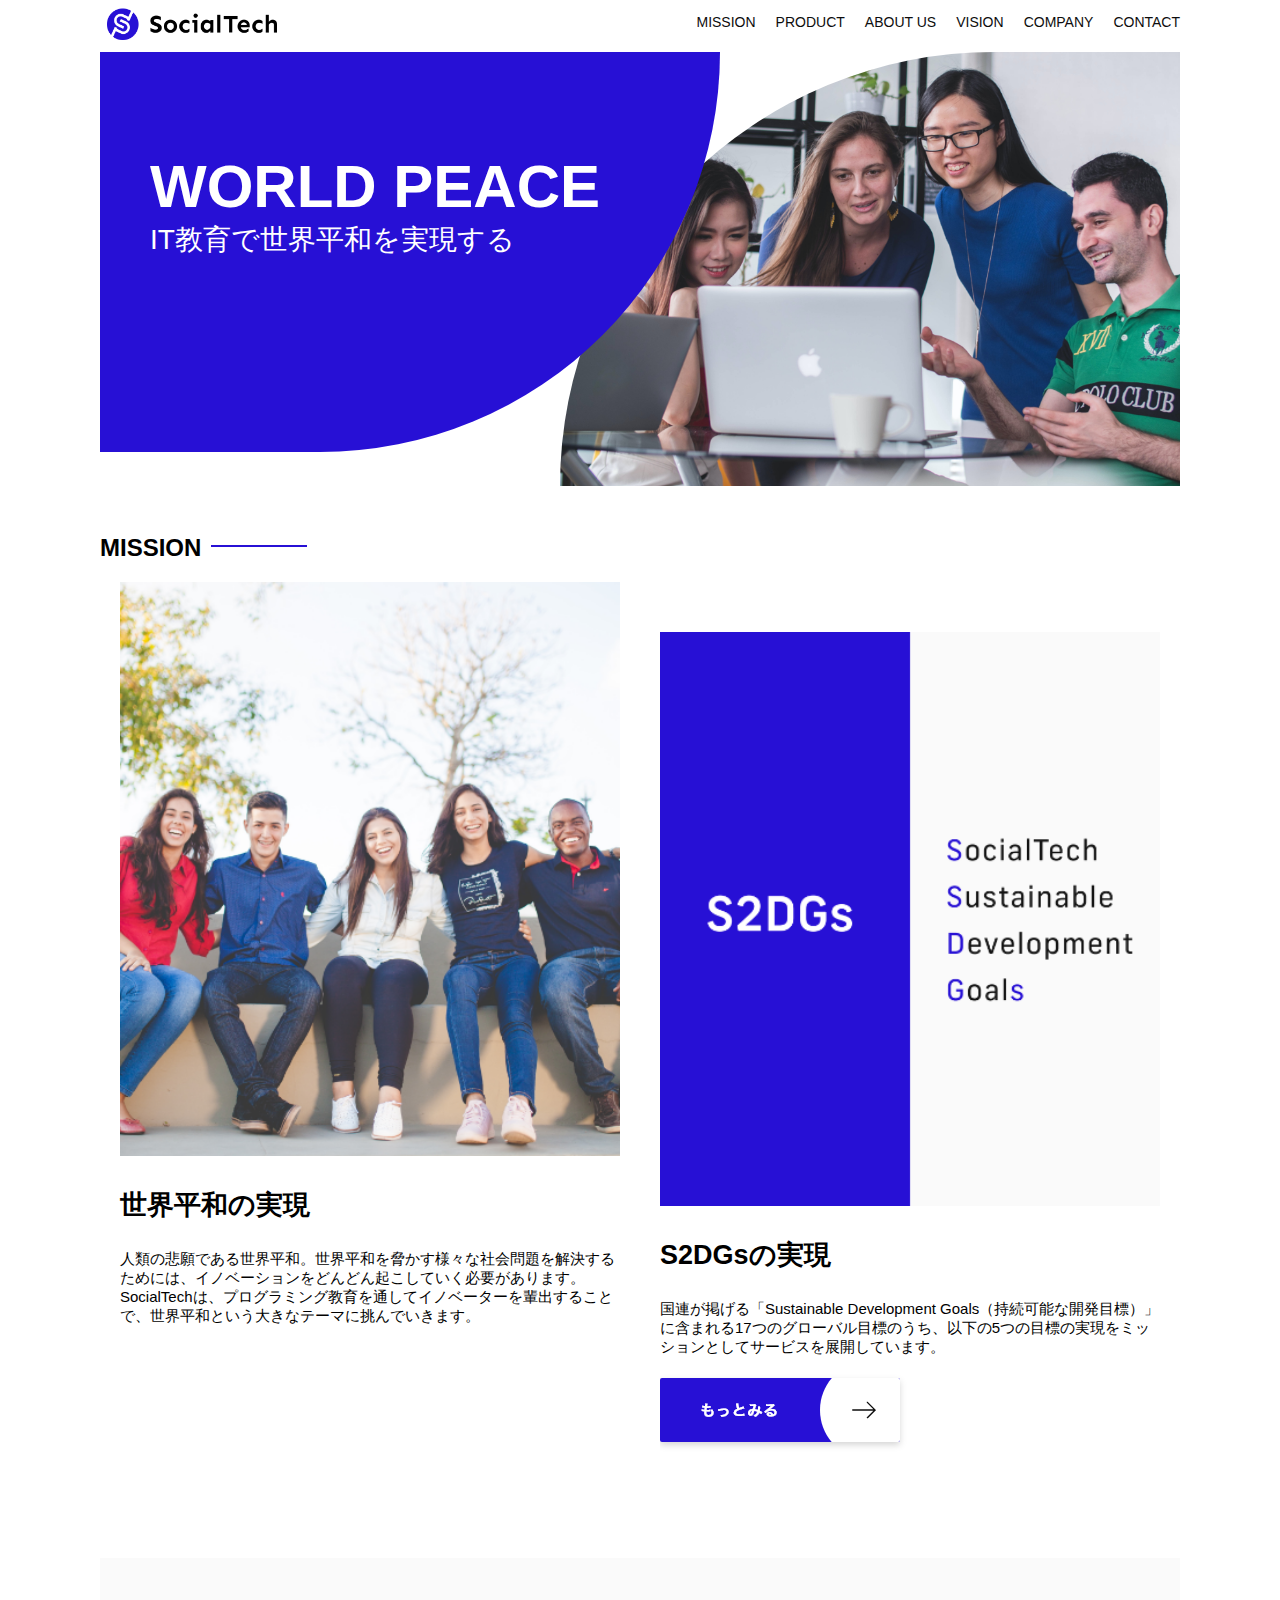
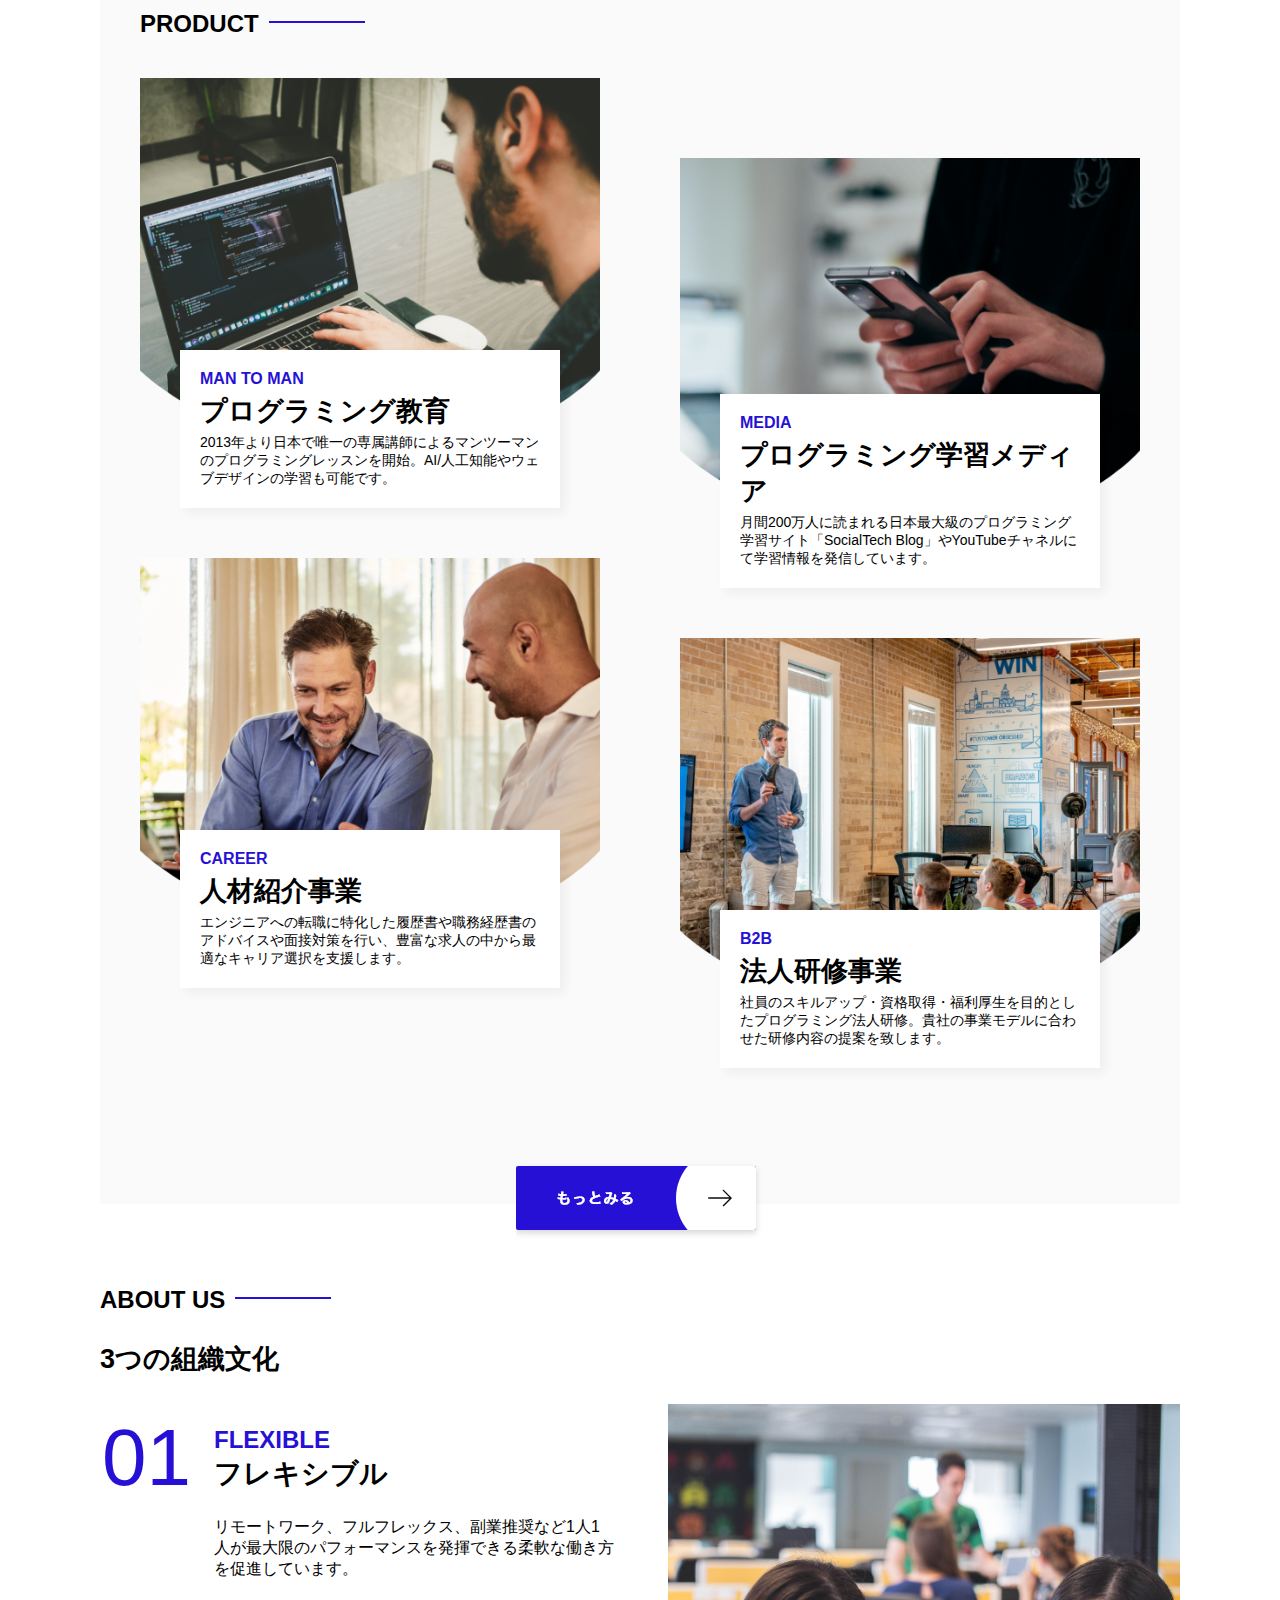
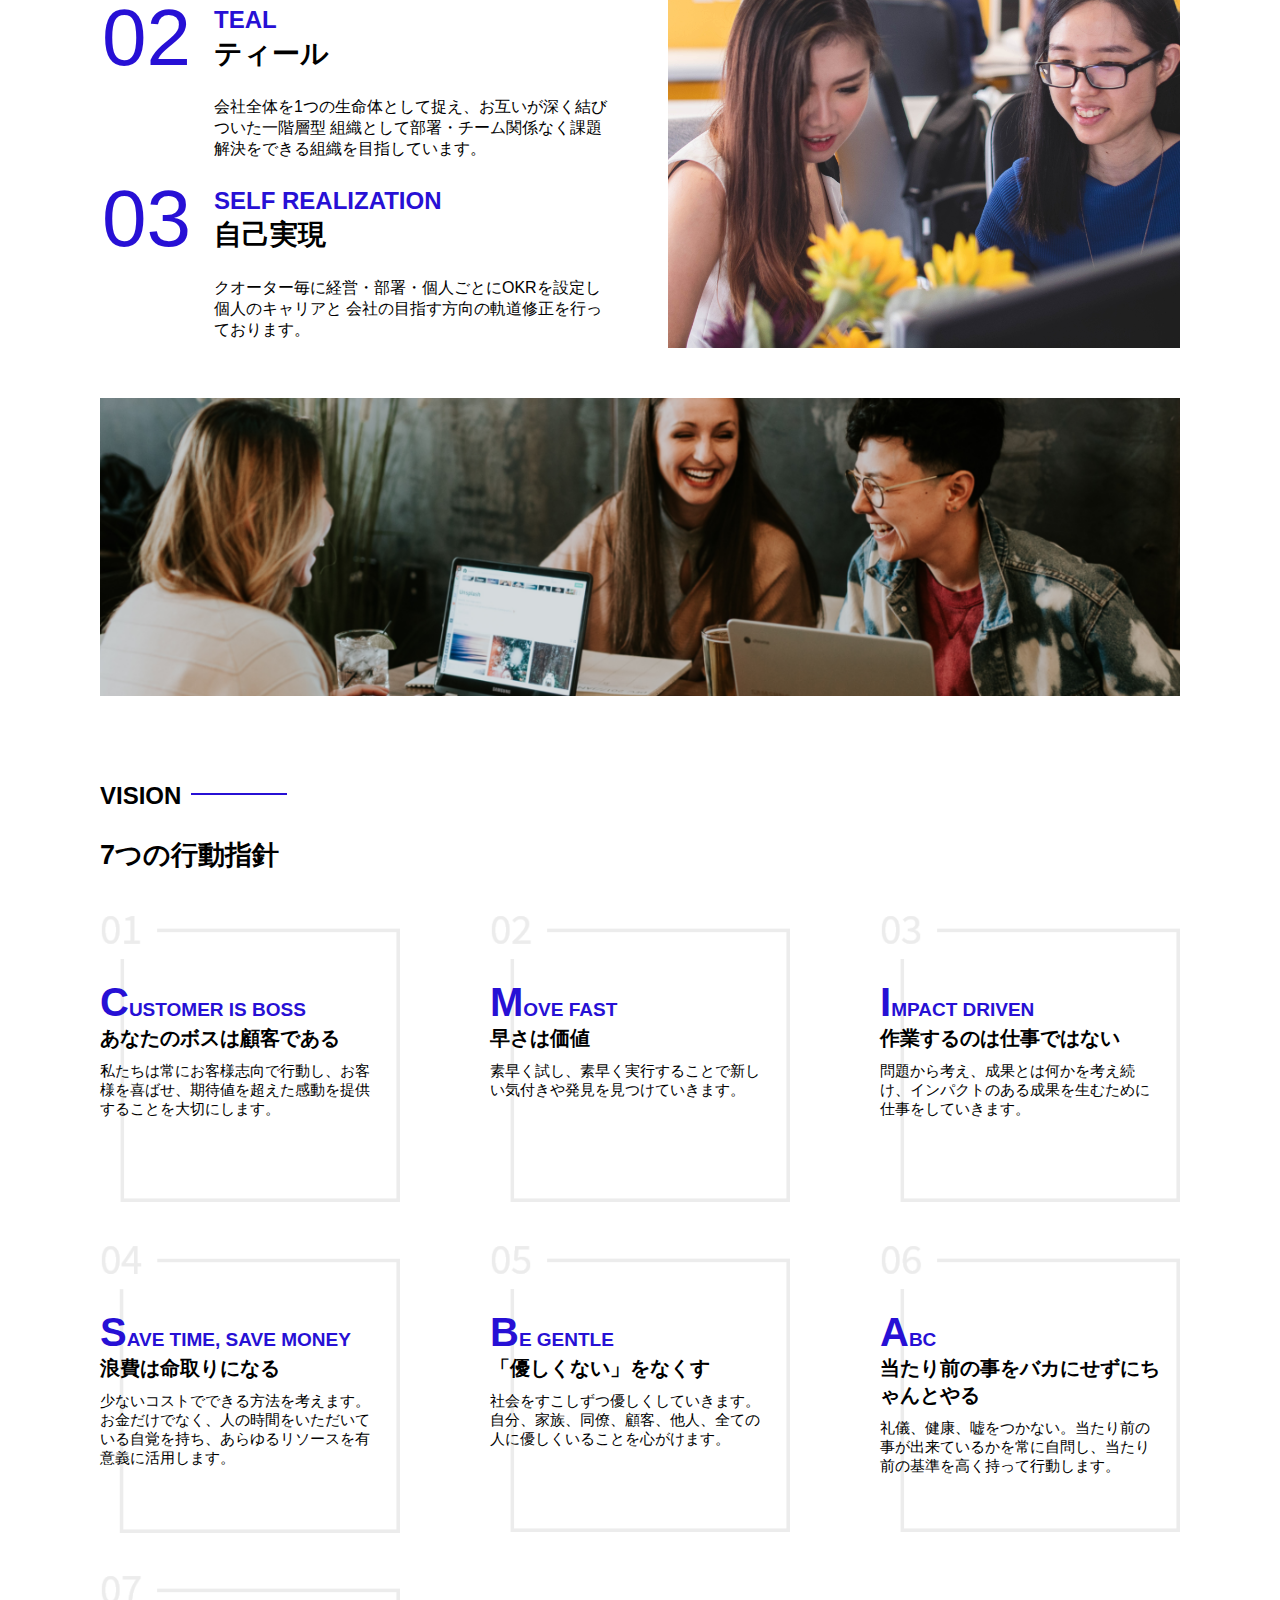
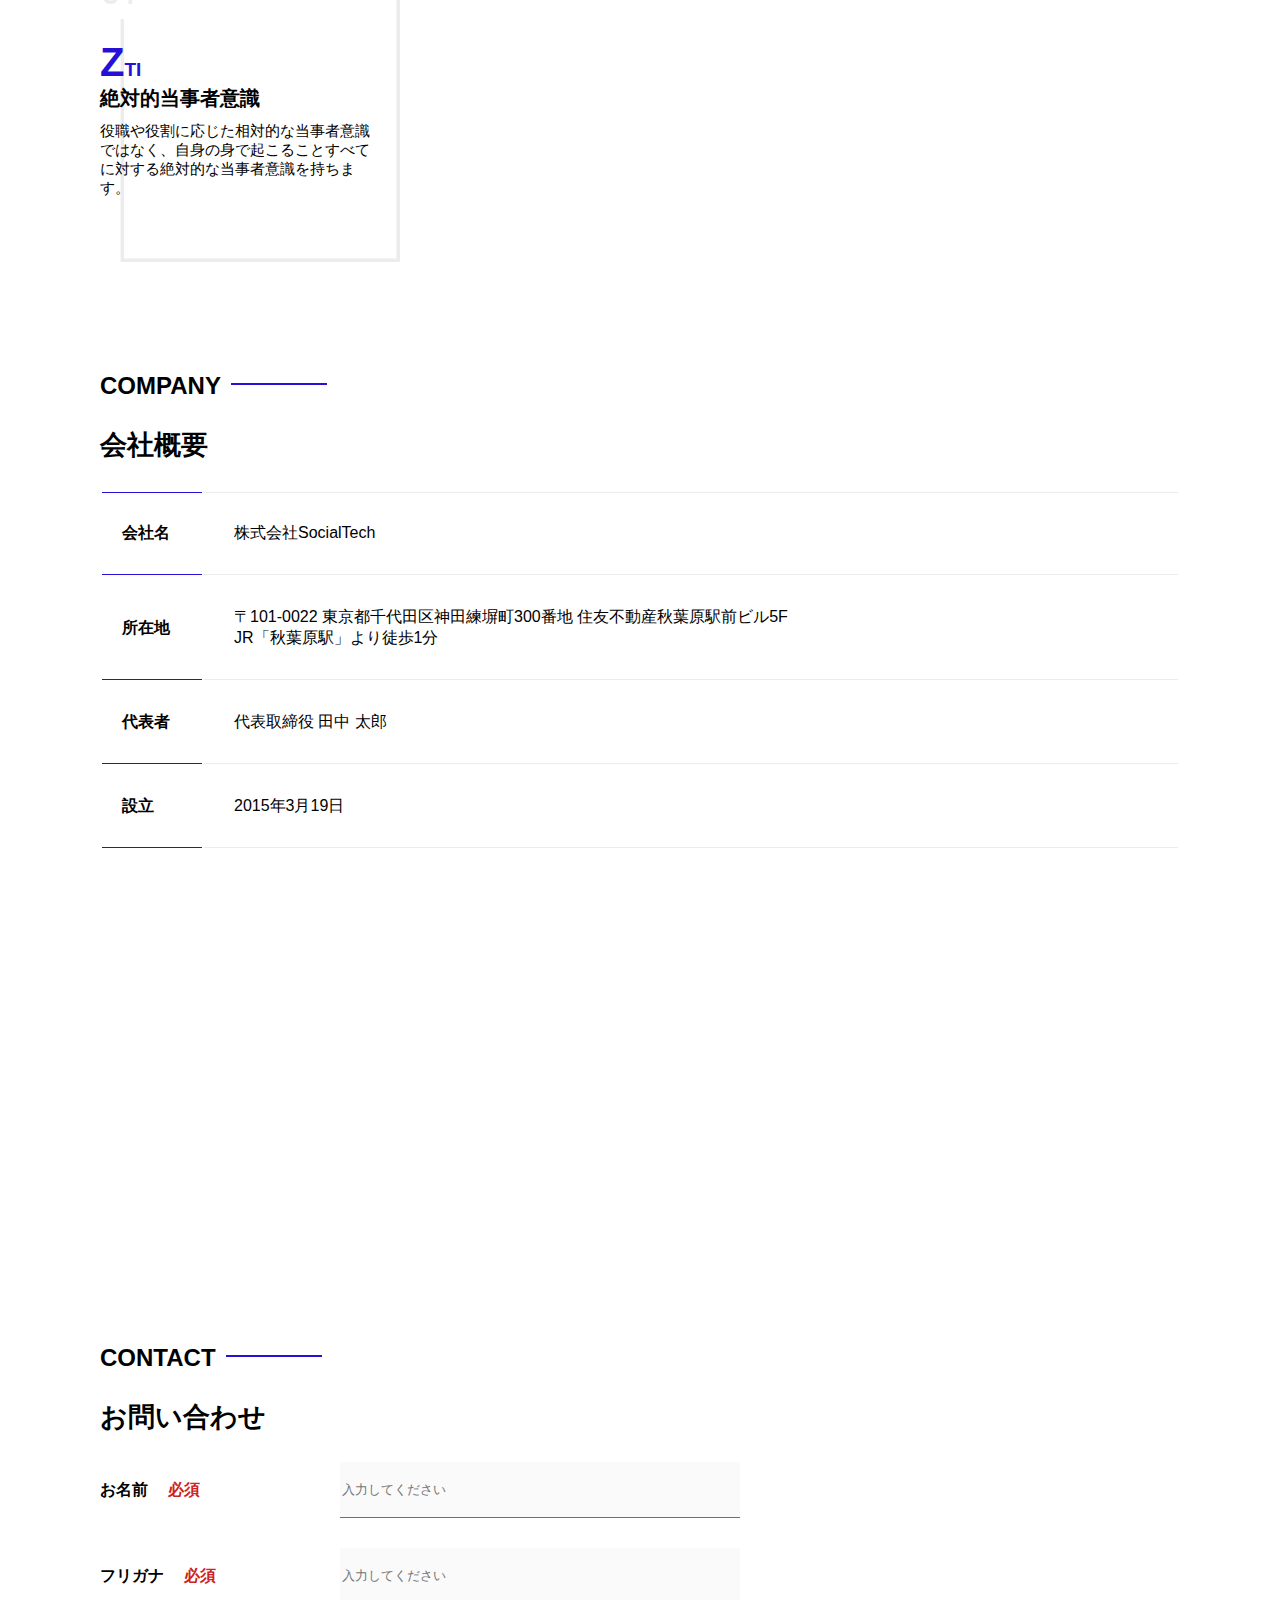
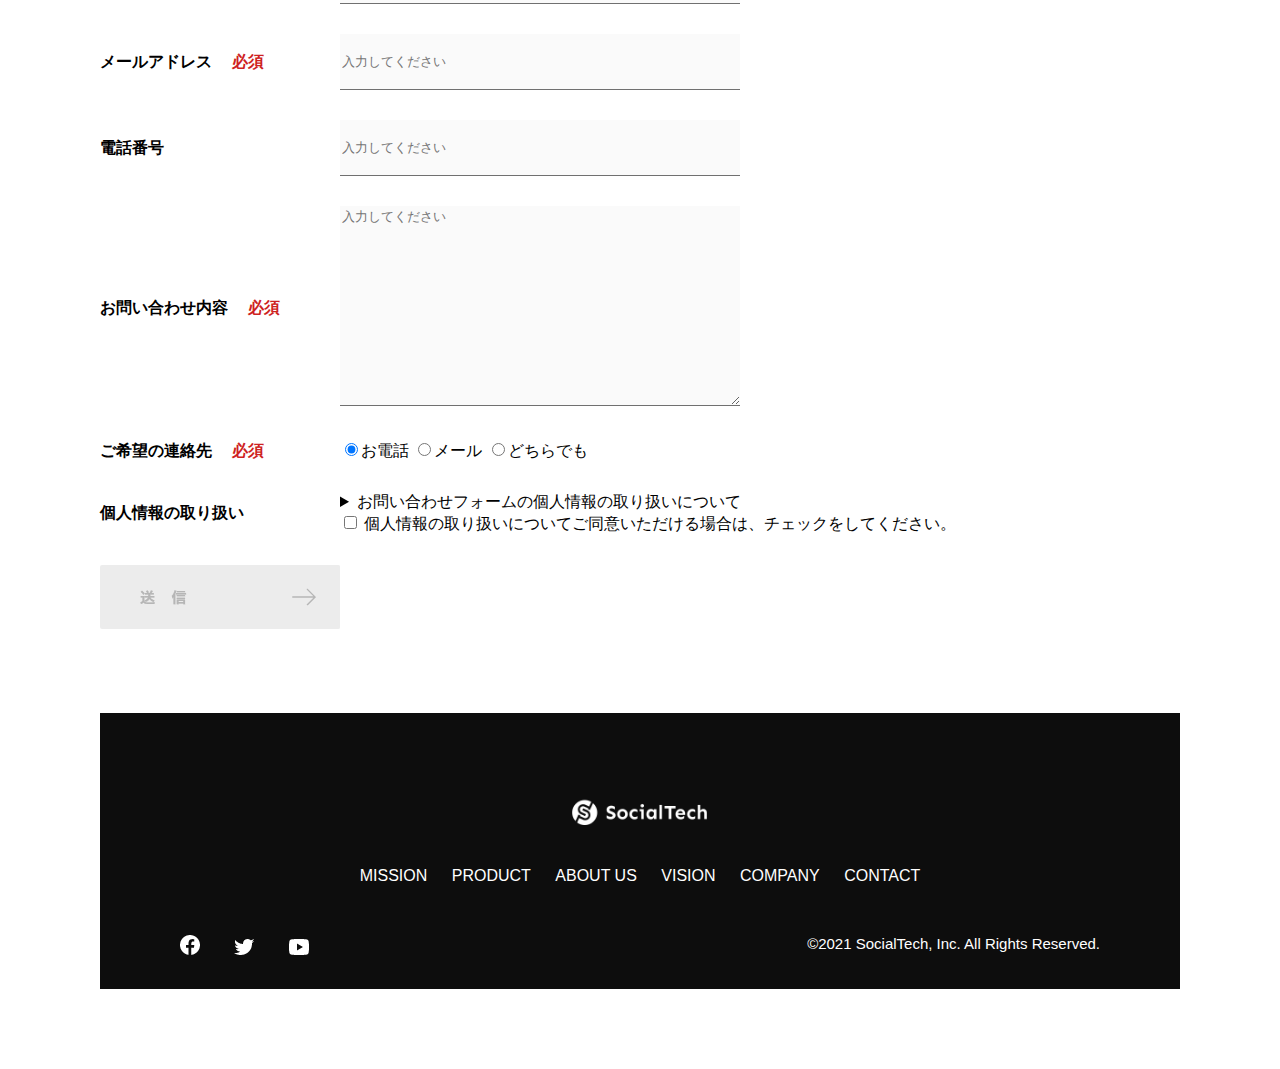
<file: index.html>
<!DOCTYPE html>

<html>
  <head>
    <title>SocialTech</title>
    <meta charset="UTF-8">
    <meta name="description" content="SocialTechはEdTech業界のリーディングカンパニーを目指します。">
    <meta name="viewport" content="width=device-width, initial-scale=1.0">
    <link rel="stylesheet" href="style.css">
    
  </head>
  <body>
    <!-- ヘッダー -->
     <header>
          <!-- ロゴ -->
     <a href="index.html" id="logo">
        <img src="images/logo.png" alt="トップページに戻る"></a>

         <!-- PC用ナビゲーション -->
     <nav id="nav-pc">
        <ul>
         <li><a href="mission.html">MISSION</a></li>
         <li><a href="product.html">PRODUCT</a></li>
         <li><a href="index.html#aboutus">ABOUT US</a></li>
         <li><a href="index.html#vision">VISION</a></li>
         <li><a href="index.html#company">COMPANY</a></li>
         <li><a href="index.html#contact">CONTACT</a></li>
        </ul>
    </nav>
  <!-- スマホ用メニューボタン -->
    <button id="menu-sp" onclick="document.getElementById('nav-sp').style.display = 'block'">
        <img src="images/button-menu.png" alt="ナビゲーションを開く">
      </button>

       <!-- スマホ用ナビゲーション -->
       <div id="nav-sp">
        <button id="close" onclick="document.getElementById('nav-sp').style.display = 'none'">
          <img src="images/button-close.png" alt="ナビゲーションを閉じる">
        </button>

        <nav>
          <ul>
            <li>
              <a id="logo-sp" href="index.html" onclick="document.getElementById('nav-sp').style.display = 'none'"><img src="images/logo-sp.png" alt="トップページに戻る"></a>
            </li>
            <li><a class="menu" href="mission.html" onclick="document.getElementById('nav-sp').style.display = 'none'">MISSION</a></li>
            <li><a class="menu" href="product.html" onclick="document.getElementById('nav-sp').style.display = 'none'">PRODUCT</a></li>
            <li><a class="menu" href="index.html#aboutus" onclick="document.getElementById('nav-sp').style.display = 'none'">ABOUT US</a></li>
            <li><a class="menu" href="index.html#vision" onclick="document.getElementById('nav-sp').style.display = 'none'">VISION</a></li>
            <li><a class="menu" href="index.html#company" onclick="document.getElementById('nav-sp').style.display = 'none'">COMPANY</a></li>
            <li><a class="menu" href="index.html#contact" onclick="document.getElementById('nav-sp').style.display = 'none'">CONTACT</a></li>
          </ul>
        </nav>
        <div id="sns">
          <a href="https://www.facebook.com/sejuku2013">
            <img src="images/button-facebook.png" alt="Facebookのリンク">
          </a>
          <a href="https://twitter.com/samuraijuku">
            <img src="images/button-twitter.png" alt="Twitterのリンク">
          </a>
          <a href="https://www.youtube.com/channel/UCCFOQO5aDK0xXam4cUQXT8g">
            <img src="images/button-youtube.png" alt="YouTubeのリンク">
          </a>
        </div>
      </div>

    </header>

    <main>
        <article>
              <!-- メインビジュアル -->
       <section id="main-visual">
        <div id="main-message">
            <h1>WORLD PEACE</h1>
            <p>IT教育で世界平和を実現する</p>
        </div>
        <img src="images/index/index-main.png" alt="PCの周りに集まる多国籍の仲間たち">
    </section>
    <!--ミッション-->
    <section id="mission">
        <h2 class="index-h2">MISSION</h2>
        <div id="mission-flex">
          <div>
            <img id="mission-photo" src="images/index/index-mission.png" alt="屋外のベンチで写真を撮影する多国籍の仲間たち">
            <h3>世界平和の実現</h3>
            <p>
              人類の悲願である世界平和。世界平和を脅かす様々な社会問題を解決するためには、イノベーションをどんどん起こしていく必要があります。SocialTechは、プログラミング教育を通してイノベーターを輩出することで、世界平和という大きなテーマに挑んでいきます。
            </p>
          </div>
          <div>
            <img id="s2dgs" src="images/index/s2dgs.png" alt="S2DGs">
            <h3>S2DGsの実現</h3>
            <p>国連が掲げる「Sustainable Development Goals（持続可能な開発目標）」に含まれる17つのグローバル目標のうち、以下の5つの目標の実現をミッションとしてサービスを展開しています。</p>
            <a href="mission.html">
              <img src="images/button-more.png" alt="もっとみる">
            </a>
          </div>
        </div>
      </section>
        <!-- プロダクト -->
        <section id="product">
            <h2 class="index-h2">PRODUCT</h2>
             <div class="product-flex">
              <div id="product-left">
                <div>
                    <img class="product-photo" src="images/index/index-mantoman.png" alt="PCでコードを書く男性">
                    <div class="product-explain">
                      <span>MAN TO MAN</span>
                      <h3>プログラミング教育</h3>
                      <p>2013年より日本で唯一の専属講師によるマンツーマンのプログラミングレッスンを開始。AI/人工知能やウェブデザインの学習も可能です。</p>
                    </div>
                  </div>
                  <div>
                    <img class="product-photo" src="images/index/index-career.png" alt="笑顔で話し合う2人の男性">
                    <div class="product-explain">
                      <span>CAREER</span>
                      <h3>人材紹介事業</h3>
                      <p>エンジニアへの転職に特化した履歴書や職務経歴書のアドバイスや面接対策を行い、豊富な求人の中から最適なキャリア選択を支援します。</p>
                    </div>
                  </div>
              </div>
              <div id="product-right">
                <div>
                    <img class="product-photo" src="images/index/index-media.png" alt="スマートフォンを操作する人">
                    <div class="product-explain">
                      <span>MEDIA</span>
                      <h3>プログラミング学習メディア</h3>
                      <p>月間200万人に読まれる日本最大級のプログラミング学習サイト「SocialTech Blog」やYouTubeチャネルにて学習情報を発信しています。</p>
                    </div>
                  </div>
                  <div>
                    <img class="product-photo" src="images/index/index-b2b.png" alt="講演中の男性とそれを聴く人々">
                    <div class="product-explain">
                      <span>B2B</span>
                      <h3>法人研修事業</h3>
                      <p>社員のスキルアップ・資格取得・福利厚生を目的としたプログラミング法人研修。貴社の事業モデルに合わせた研修内容の提案を致します。</p>
                    </div>
                  </div>
                </div>
              </div>
              <div id="product-more">
                <a href="product.html">
                  <img src="images/button-more.png" alt="もっとみる">
                </a>
              </div>
             </div>
           </section>
             <!---ABOUT US-->
       <section id="aboutus">
        <h2 class="index-h2">ABOUT US</h2>
        <h3>3つの組織文化</h3>
        <div>
            <table class="culture-table">
                <tr>
                  <td class="culture-num">01</td>
                  <th><span class="culture-en">FLEXIBLE</span><br>フレキシブル</th>
                </tr>
                <tr>
                  <td>
                    <!--空のセル-->
                  </td>
                  <td class="culture-description">リモートワーク、フルフレックス、副業推奨など1人1人が最大限のパフォーマンスを発揮できる柔軟な働き方を促進しています。</td>
                </tr>
                <tr>
                  <td class="culture-num">02</td>
                  <th><span class="culture-en">TEAL</span><br>ティール</th>
                </tr>
                <tr>
                  <td>
                    <!--空のセル-->
                  </td>
                  <td class="culture-description">会社全体を1つの生命体として捉え、お互いが深く結びついた一階層型 組織として部署・チーム関係なく課題解決をできる組織を目指しています。</td>
                </tr>
                <tr>
                  <td class="culture-num">03</td>
                  <th><span class="culture-en">SELF REALIZATION</span><br>自己実現</th>
                </tr>
                <tr>
                  <td>
                    <!--空のセル-->
                  </td>
                  <td class="culture-description">クオーター毎に経営・部署・個人ごとにOKRを設定し個人のキャリアと 会社の目指す方向の軌道修正を行っております。</td>
                </tr>
              </table>
              <img class="culture-img" src="images/index/index-aboutus1.png" alt="笑顔で話し合う2人の女性">
        </div>
        <img class="culture-img2" src="images/index/index-aboutus2.png" alt="笑顔で話し合う3人の男女">
      </section>
       <!-- VISION -->
       <section id="vision">
        <h2 class="index-h2">VISION</h2>
        <h3>7つの行動指針</h3>
        <div>
            <div class="vision-box">
                <img src="images/index/vision-01.png" alt="01">
                <div>
                  <h4>CUSTOMER IS BOSS</h4>
                  <h5>あなたのボスは顧客である</h5>
                  <p>私たちは常にお客様志向で行動し、お客様を喜ばせ、期待値を超えた感動を提供することを大切にします。</p>
                </div>
              </div>
              <div class="vision-box">
                <img src="images/index/vision-02.png" alt="02">
                <div>
                  <h4>MOVE FAST</h4>
                  <h5>早さは価値</h5>
                  <p>素早く試し、素早く実行することで新しい気付きや発見を見つけていきます。</p>
                </div>
              </div>
              <div class="vision-box">
                <img src="images/index/vision-03.png" alt="03">
                <div>
                  <h4>IMPACT DRIVEN</h4>
                  <h5>作業するのは仕事ではない</h5>
                  <p>問題から考え、成果とは何かを考え続け、インパクトのある成果を生むために仕事をしていきます。</p>
                </div>
              </div>
              <div class="vision-box">
                <img src="images/index//vision-04.png" alt="04">
                <div>
                  <h4>SAVE TIME, SAVE MONEY</h4>
                  <h5>浪費は命取りになる</h5>
                  <p>少ないコストでできる方法を考えます。お金だけでなく、人の時間をいただいている自覚を持ち、あらゆるリソースを有意義に活用します。</p>
                </div>
              </div>
              <div class="vision-box">
                <img src="images/index/vision-05.png" alt="05">
                <div>
                  <h4>BE GENTLE</h4>
                  <h5>「優しくない」をなくす</h5>
                  <p>社会をすこしずつ優しくしていきます。自分、家族、同僚、顧客、他人、全ての人に優しくいることを心がけます。</p>
                </div>
              </div>
              <div class="vision-box">
                <img src="images/index/vision-06.png" alt="06">
                <div>
                  <h4>ABC</h4>
                  <h5>当たり前の事をバカにせずにちゃんとやる</h5>
                  <p>礼儀、健康、嘘をつかない。当たり前の事が出来ているかを常に自問し、当たり前の基準を高く持って行動します。</p>
                </div>
              </div>
              <div class="vision-box">
                <img src="images/index/vision-07.png" alt="07">
                <div>
                  <h4>ZTI</h4>
                  <h5>絶対的当事者意識</h5>
                  <p>役職や役割に応じた相対的な当事者意識ではなく、自身の身で起こることすべてに対する絶対的な当事者意識を持ちます。</p>
                </div>
              </div>
        </div>
      </section>
        <!-- COMPANY -->
        <section id="company">
            <h2 class="index-h2">COMPANY</h2>
            <h3>会社概要</h3>
            <table id="company-table">
                <tr>
                  <th class="tableheader tableheader-first">会社名</th>
                  <td class="cell cell-first">株式会社SocialTech</td>
                </tr>
                <tr>
                  <th class="tableheader">所在地</th>
                  <td class="cell">〒101-0022 東京都千代田区神田練塀町300番地 住友不動産秋葉原駅前ビル5F<br>JR「秋葉原駅」より徒歩1分</td>
                </tr>
                <tr>
                  <th class="tableheader">代表者</th>
                  <td class="cell">代表取締役 田中 太郎</td>
                </tr>
                <tr>
                  <th class="tableheader">設立</th>
                  <td class="cell">2015年3月19日</td>
                </tr>
              </table>
              <iframe 
              src="https://www.google.com/maps/embed?pb=!1m18!1m12!1m3!1d3240.0688551336807!2d139.7720776771055!3d35.69992317258124!2m3!1f0!2f0!3f0!3m2!1i1024!2i768!4f13.1!3m3!1m2!1s0x60188fee13660e23%3A0x77137876edf742ac!2z5L2P5Y-L5LiN5YuV55Sj56eL6JGJ5Y6f6aeF5YmN44OT44Or!5e0!3m2!1sja!2sjp!4v1704858013291!5m2!1sja!2sjp" 
              style="border: 0" allowfullscreen="" loading="lazy">
              </iframe>
          </section>
           <!-- お問い合わせフォーム -->
       <section id="contact">
        <h2 class="index-h2">CONTACT</h2>
        <h3>お問い合わせ</h3>
        <form>
            <div>
                <div class="contact-heading">
                  <label class="contact-label">お名前<span class="contact-span">必須</span></label>
                </div>
                <div>
                  <input type="text" name="name" placeholder="入力してください" class="contact-textbox">
                </div>
              </div>
              <div>
                <div class="contact-heading">
                  <label class="contact-label">フリガナ<span class="contact-span">必須</span></label>
                </div>
                <div>
                  <input type="text" name="hurigana" placeholder="入力してください" class="contact-textbox">
                </div>
              </div>
              <div>
                <div class="contact-heading">
                  <label class="contact-label">メールアドレス<span class="contact-span">必須</span></label>
                </div>
                <div>
                  <input type="text" name="email" placeholder="入力してください" class="contact-textbox">
                </div>
              </div>
              <div>
                <div class="contact-heading">
                  <label class="contact-label">電話番号</label>
                </div>
                <div>
                  <input type="text" name="tel" placeholder="入力してください" class="contact-textbox">
                </div>
              </div>
              <div>
                <div class="contact-heading">
                  <label class="contact-label">お問い合わせ内容<span class="contact-span">必須</span></label>
                </div>
                <div>
                  <textarea class="contact-textarea" placeholder="入力してください" name="message"></textarea>
                </div>
              </div>
              <div>
                <div class="contact-heading">
                  <label class="contact-label">ご希望の連絡先<span class="contact-span">必須</span></label>
                </div>
                <div>
                  <input class="radiobutton" type="radio" value="tel" name="contact" checked><label>お電話</label>
                  <input class="radiobutton" type="radio" value="mail" name="contact"><label>メール</label>
                  <input class="radiobutton" type="radio" value="both" name="contact"><label>どちらでも</label>
                </div>
              </div>
              <div>
                <div class="contact-heading">
                  <label class="contact-label">個人情報の取り扱い</label>
                </div>
                <div>
                  <details>
                    <summary>お問い合わせフォームの個人情報の取り扱いについて</summary>
                    <div>
                      <dl>
                        <dt>１．組織の名称又は氏名</dt>
                        <dd>株式会社SocialTech</dd>
                        <dt>２．個人情報保護管理者（若しくはその代理人）の氏名又は職名、所属及び連絡先</dt>
                        <dd>
                          <p>鈴木 一郎 コーポレート部</p>
                          <p>メールアドレス：samurai@example.com</p>
                          <p>TEL：03-1234-5678</p>
                        </dd>
                        <dt>３．個人情報の利用目的</dt>
                        <dd>
                          <ul>
                            <li>本サービス及び本サービスに関連する情報の提供又はそれらに関する連絡のため</li>
                            <li>ユーザーの本人確認のため</li>
                            <li>当社サービスのご案内のため</li>
                            <li>当社の商品等の広告または宣伝（電子メールによるものを含むものとします。）</li>
                          </ul>
                        </dd>
                        <dt>４．個人情報の取り扱い業務の委託</dt>
                        <dd>個人情報の取扱業務の全部または一部を外部に業務委託する場合があります。その際、弊社は、個人情報を適切に保護できる管理体制を敷き実行していることを条件として委託先を厳選したうえで、機密保持契約を委託先と締結し、お客様の個人情報を厳密に管理させます。</dd>
                        <dt>５．個人情報の開示等の請求</dt>
                        <dd>
                          お客様は、弊社に対してご自身の個人情報の開示等（利用目的の通知、開示、内容の訂正・追加・削除、利用の停止または消去、第三者への提供の停止）に関して、当社問合わせ窓口に申し出ることができます。<br>
                          その際、弊社はお客様ご本人を確認させていただいたうえで、合理的な期間内に対応いたします。<br>
                          なお、個人情報に関する弊社問合わせ先は、次の通りです。
                        </dd>
                        <dd>
                          <p>株式会社SocialTech　個人情報問合せ窓口</p>
                          <p>〒150-0043　東京都千代田区神田練塀町300番地 住友不動産秋葉原駅前ビル5F</p>
                          <p>メールアドレス：samurai@example.com　TEL：03-1234-5678</p>
                        </dd>
  
                        <dt>６．個人情報を提供されることの任意性について</dt>
                        <dd>お客様がご自身の個人情報を弊社に提供されるか否かは、お客様のご判断によりますが、もしご提供されない場合には、適切なサービスが提供できない場合がありますので予めご了承ください。</dd>
                      </dl>
                    </div>
                  </details>
                  <input type="checkbox" name="agree">
                  <span>個人情報の取り扱いについてご同意いただける場合は、チェックをしてください。</span>
                </div>
              </div>
              <input type="image" src="images/button-submit.png" alt="送信する">
        </form>
      </section>
        </article>
      </main>

      <footer>
        <div id="footer-logo">
          <img src="images/logo-sp.png" alt="SocialTech">
        </div>
        <div id="footer-link">
            <a href="mission.html">MISSION</a>
            <a href="product.html">PRODUCT</a>
            <a href="index.html#aboutus">ABOUT US</a>
            <a href="index.html#vision">VISION</a>
            <a href="index.html#company">COMPANY</a>
            <a href="index.html#contact">CONTACT</a>
          </div>
          <div id="sns-footer">
            <div class="sns-btns">
              <a href="https://www.facebook.com/sejuku2013"><img src="images/button-facebook.png" alt="Facebookのリンク"></a>
              <a href="https://twitter.com/samuraijuku"><img src="images/button-twitter.png" alt="Twitterのリンク"></a>
              <a href="https://www.youtube.com/channel/UCCFOQO5aDK0xXam4cUQXT8g"><img src="images/button-youtube.png" alt="YouTubeのリンク"></a>
            </div>
            <p id="copyright">&copy;2021 SocialTech, Inc. All Rights Reserved.</p>
          </div>
      </footer>

    <section id="aboutus">
        
        </section>
  </body>
  </html>
</file>
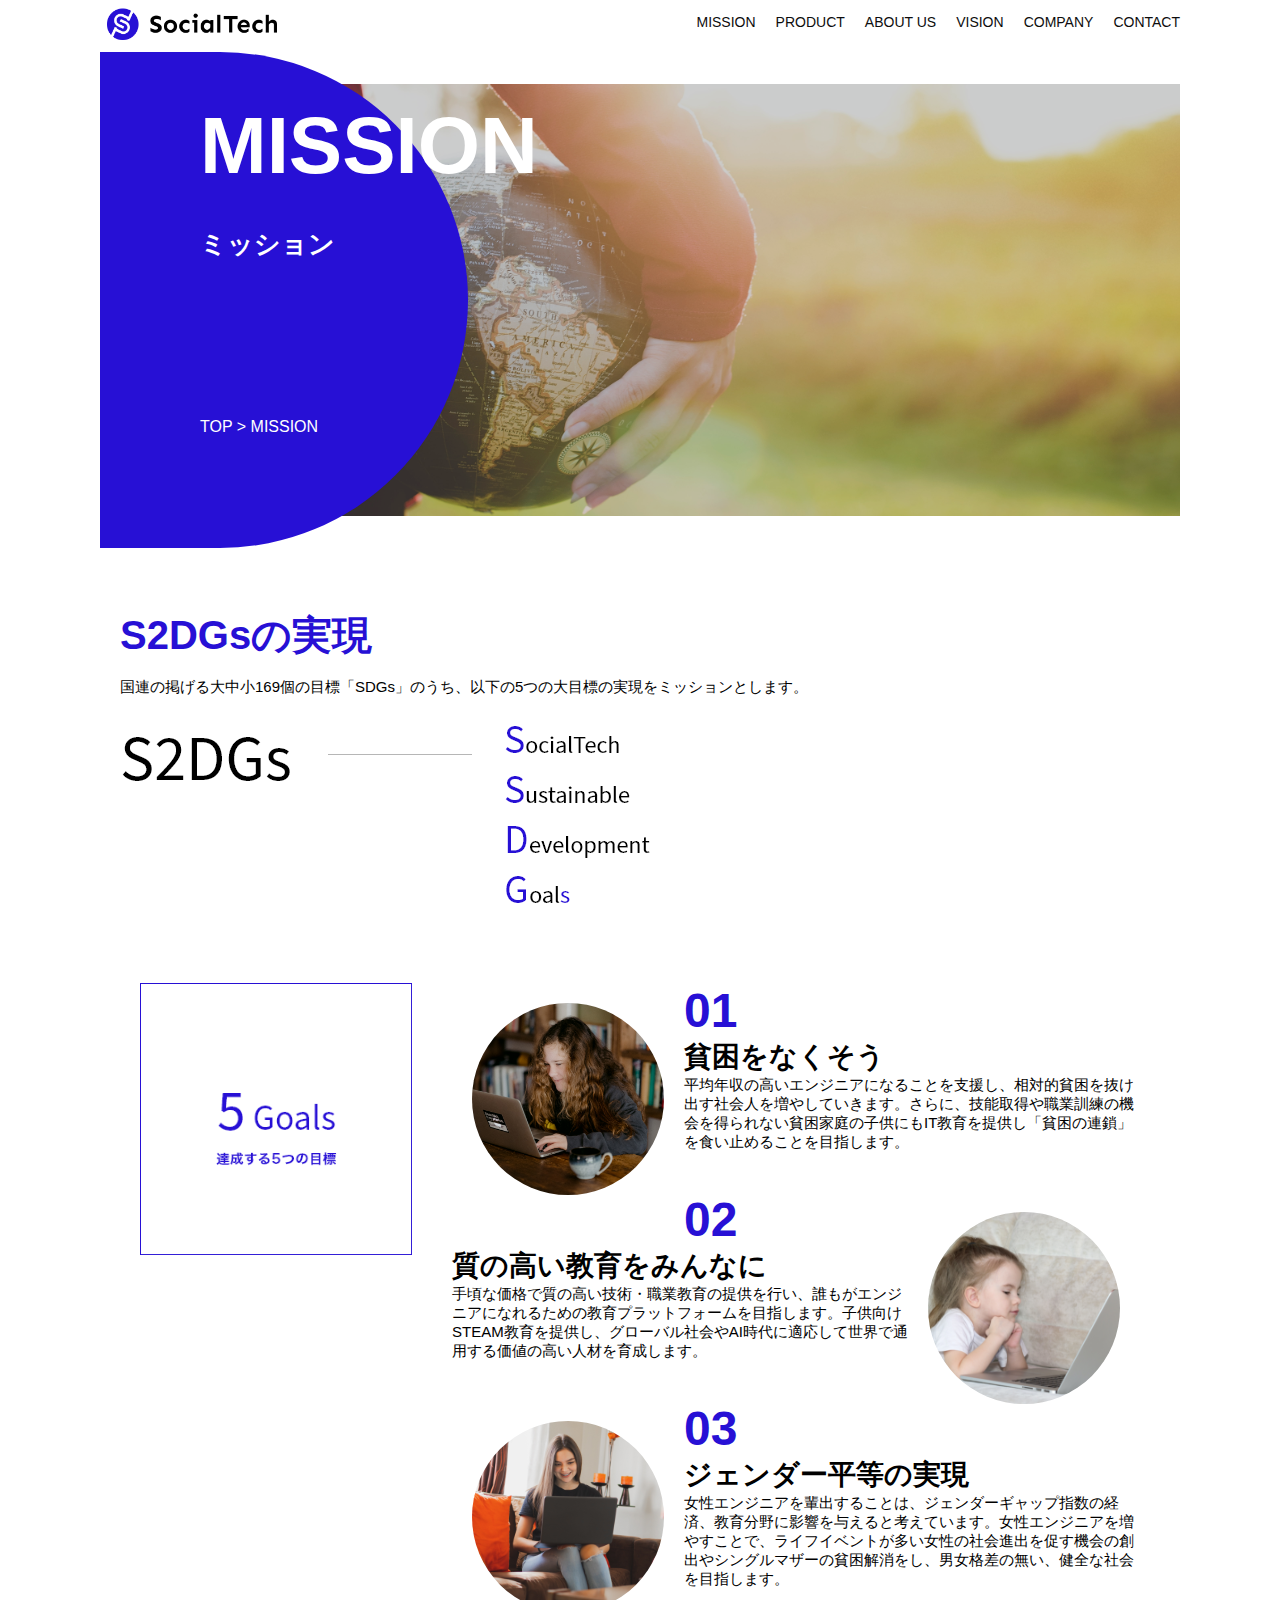
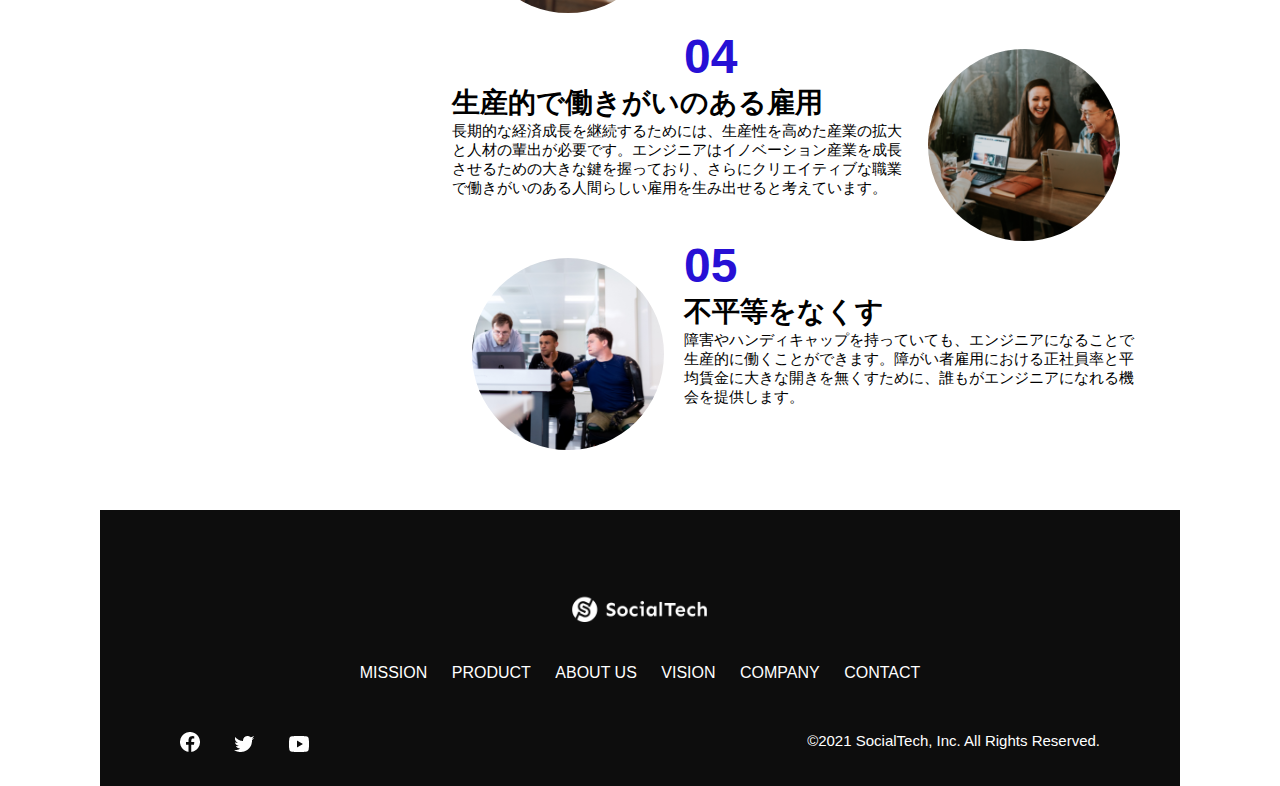
<file: mission.html>
<!DOCTYPE html>
  <html>
    <head>
      <title>SocialTech - MISSION ミッション -</title>
      <meta charset="utf-8">
      <meta name="description" content="SocialTechが目指す5つの目標（S2DGs）を紹介します">
      <meta name="viewport" content="width=device-width, initial-scale=1.0">
      <link rel="stylesheet" href="style.css">
    </head>
  
    <body>
      <!-- ヘッダー -->
      <header>
        <!-- ロゴ -->
        <a href="index.html" id="logo">
          <img src="images/logo.png" alt="トップページに戻る">
        </a>
  
        <!-- PC用ナビゲーション -->
        <nav id="nav-pc">
          <ul>
            <li><a href="mission.html">MISSION</a></li>
            <li><a href="product.html">PRODUCT</a></li>
            <li><a href="index.html#aboutus">ABOUT US</a></li>
            <li><a href="index.html#vision">VISION</a></li>
            <li><a href="index.html#company">COMPANY</a></li>
            <li><a href="index.html#contact">CONTACT</a></li>
          </ul>
        </nav>
  
        <!-- スマホ用メニューボタン -->
        <button id="menu-sp" onclick="document.getElementById('nav-sp').style.display = 'block'">
          <img src="images/button-menu.png" alt="ナビゲーションを開く">
        </button>
  
        <!-- スマホ用ナビゲーション -->
        <div id="nav-sp">
          <button id="close" onclick="document.getElementById('nav-sp').style.display = 'none'">
            <img src="images/button-close.png" alt="ナビゲーションを閉じる">
          </button>
  
          <nav>
            <ul>
              <li>
                <a id="logo-sp" href="index.html" onclick="document.getElementById('nav-sp').style.display = 'none'"><img src="images/logo-sp.png" alt="トップページに戻る"></a>
              </li>
              <li><a class="menu" href="mission.html" onclick="document.getElementById('nav-sp').style.display = 'none'">MISSION</a></li>
              <li><a class="menu" href="product.html" onclick="document.getElementById('nav-sp').style.display = 'none'">PRODUCT</a></li>
              <li><a class="menu" href="index.html#aboutus" onclick="document.getElementById('nav-sp').style.display = 'none'">ABOUT US</a></li>
              <li><a class="menu" href="index.html#vision" onclick="document.getElementById('nav-sp').style.display = 'none'">VISION</a></li>
              <li><a class="menu" href="index.html#company" onclick="document.getElementById('nav-sp').style.display = 'none'">COMPANY</a></li>
              <li><a class="menu" href="index.html#contact" onclick="document.getElementById('nav-sp').style.display = 'none'">CONTACT</a></li>
            </ul>
          </nav>
          <div id="sns">
            <a href="https://www.facebook.com/sejuku2013">
              <img src="images/button-facebook.png" alt="Facebookのリンク">
            </a>
            <a href="https://twitter.com/samuraijuku">
              <img src="images/button-twitter.png" alt="Twitterのリンク">
            </a>
            <a href="https://www.youtube.com/channel/UCCFOQO5aDK0xXam4cUQXT8g">
              <img src="images/button-youtube.png" alt="YouTubeのリンク">
            </a>
          </div>
        </div>
      </header>
  
      <main>
        <article>
            <section id="mission-main">
                <div class="mission-main-inner">
                  <div id="mission-title">
                    <h1>MISSION<br><span>ミッション</span></h1>
                    <p>TOP > MISSION</p>
                  </div>
                </div>
              </section>

              <section id="mission-s2dgs">
                <h2 class="mission-h2">S2DGsの実現</h2>
                <p>国連の掲げる大中小169個の目標「SDGs」のうち、以下の5つの大目標の実現をミッションとします。</p>
                <img src="images/mission/mission-s2dgs.png" alt="S2DGs">
              </section>

              <section id="mission-five-goals">
                <div class="five-goals-image">
                  <img src="images/mission/mission-5goals.png" alt="5Goals">
                </div>
                <div class="five-goals-read">
                    <div>
                      <img class="fivegoals-image-left" src="images/mission/mission-5goals01.png" alt="PCを操作する女の子">
                      <span class="fivegoals-number">01</span>
                      <h3 class="fivegoals-h3">貧困をなくそう</h3>
                      <p class="fivegoals-p">平均年収の高いエンジニアになることを支援し、相対的貧困を抜け出す社会人を増やしていきます。さらに、技能取得や職業訓練の機会を得られない貧困家庭の子供にもIT教育を提供し「貧困の連鎖」を食い止めることを目指します。</p>
                    </div>
                    <div>
                      <img class="fivegoals-image-right" src="images/mission/mission-5goals02.png" alt="PCを見つめる小さい女の子">
                      <span class="fivegoals-number">02</span>
                      <h3 class="fivegoals-h3">質の高い教育をみんなに</h3>
                      <p class="fivegoals-p">手頃な価格で質の高い技術・職業教育の提供を行い、誰もがエンジニアになれるための教育プラットフォームを目指します。子供向けSTEAM教育を提供し、グローバル社会やAI時代に適応して世界で通用する価値の高い人材を育成します。</p>
                    </div>
                    <div>
                      <img class="fivegoals-image-left" src="images/mission/mission-5goals03.png" alt="PCを操作する女性">
        
                      <span class="fivegoals-number">03</span>
                      <h3 class="fivegoals-h3">ジェンダー平等の実現</h3>
                      <p class="fivegoals-p">女性エンジニアを輩出することは、ジェンダーギャップ指数の経済、教育分野に影響を与えると考えています。女性エンジニアを増やすことで、ライフイベントが多い女性の社会進出を促す機会の創出やシングルマザーの貧困解消をし、男女格差の無い、健全な社会を目指します。</p>
                    </div>
                    <div>
                      <img class="fivegoals-image-right" src="images/mission/mission-5goals04.png" alt="笑顔で話し合う3人の男女">
                      <span class="fivegoals-number">04</span>
                      <h3 class="fivegoals-h3">生産的で働きがいのある雇用</h3>
                      <p class="fivegoals-p">長期的な経済成長を継続するためには、生産性を高めた産業の拡大と人材の輩出が必要です。エンジニアはイノベーション産業を成長させるための大きな鍵を握っており、さらにクリエイティブな職業で働きがいのある人間らしい雇用を生み出せると考えています。</p>
                    </div>
                    <div>
                      <img class="fivegoals-image-left" src="images/mission/mission-5goals05.png" alt="障害を持つ男性が生き生きと働く様子">
                      <span class="fivegoals-number">05</span>
                      <h3 class="fivegoals-h3">不平等をなくす</h3>
                      <p class="fivegoals-p">障害やハンディキャップを持っていても、エンジニアになることで生産的に働くことができます。障がい者雇用における正社員率と平均賃金に大きな開きを無くすために、誰もがエンジニアになれる機会を提供します。</p>
                    </div>
                  </div>
                </section>
        </article>
      </main>
  
      <footer>
        <div id="footer-logo">
          <img src="images/logo-sp.png" alt="SocialTech">
        </div>
        <div id="footer-link">
          <a href="mission.html">MISSION</a>
          <a href="product.html">PRODUCT</a>
          <a href="index.html#aboutus">ABOUT US</a>
          <a href="index.html#vision">VISION</a>
          <a href="index.html#company">COMPANY</a>
          <a href="index.html#contact">CONTACT</a>
        </div>
        <div id="sns-footer">
          <div class="sns-btns">
            <a href="https://www.facebook.com/sejuku2013"><img src="images/button-facebook.png" alt="Facebookのリンク"></a>
            <a href="https://twitter.com/samuraijuku"><img src="images/button-twitter.png" alt="Twitterのリンク"></a>
            <a href="https://www.youtube.com/channel/UCCFOQO5aDK0xXam4cUQXT8g"><img src="images/button-youtube.png" alt="YouTubeのリンク"></a>
          </div>
          <p id="copyright">&copy;2021 SocialTech, Inc. All Rights Reserved.</p>
        </div>
      </footer>
  
    </body>
  </html>
</file>
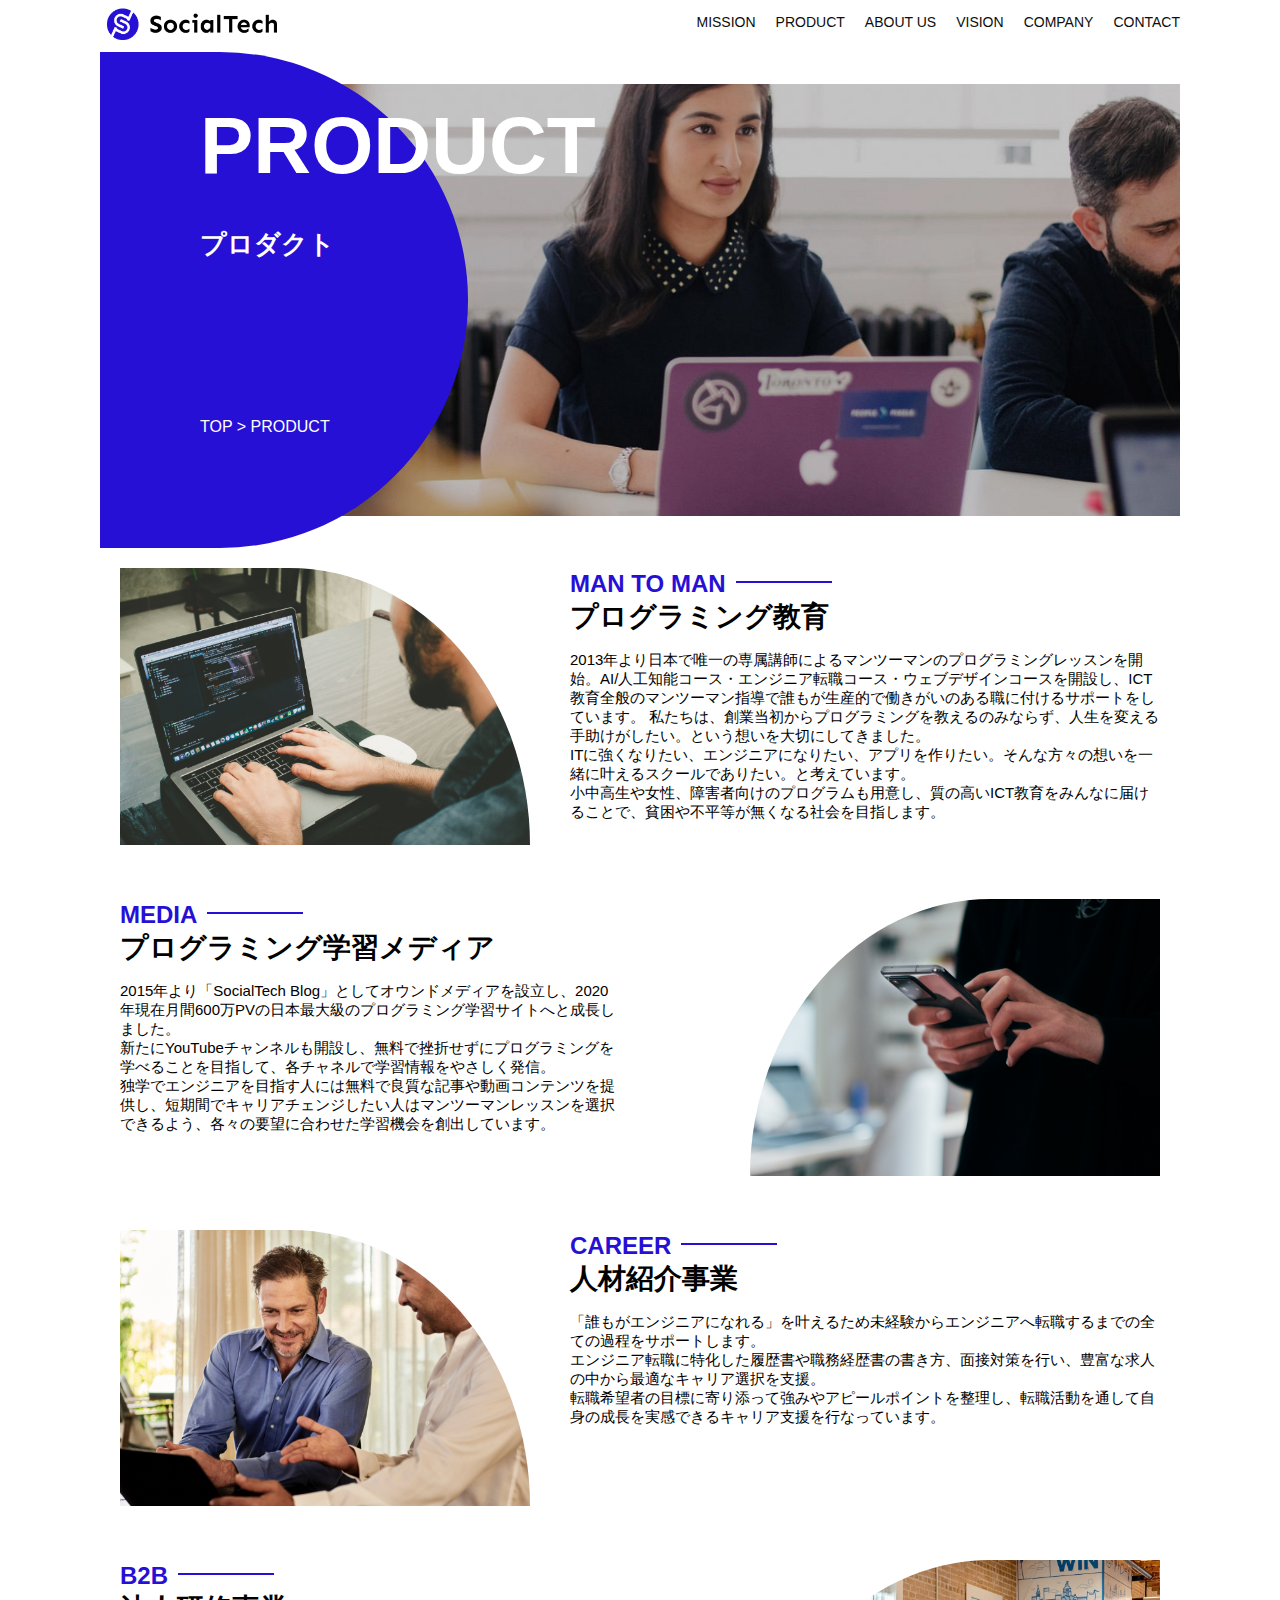
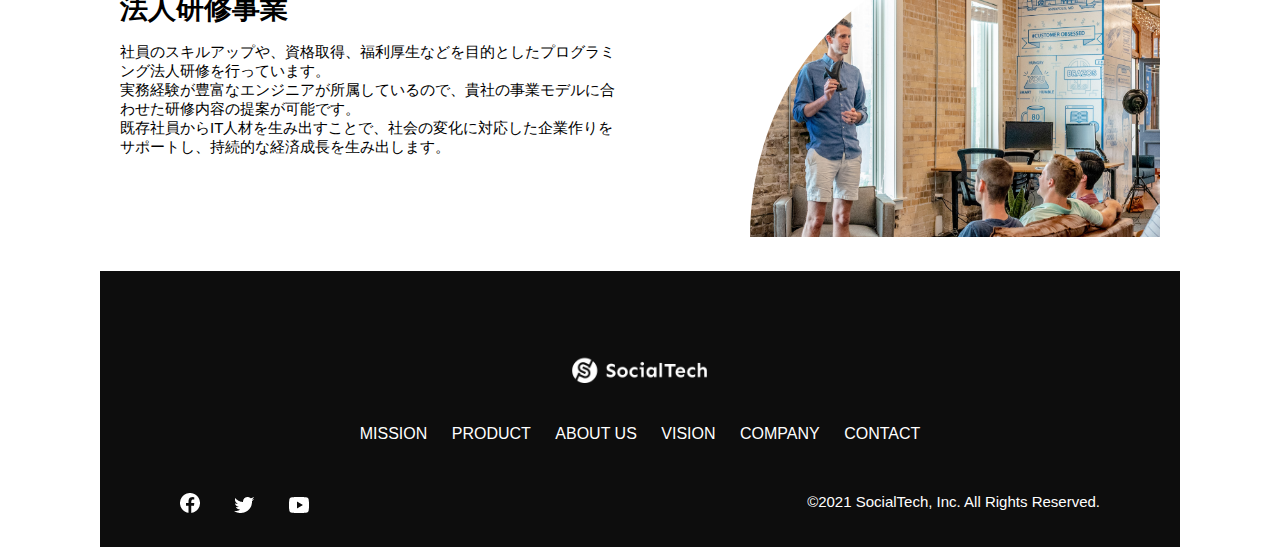
<file: product.html>
<!DOCTYPE html>
  <html>
    <head>
      <title>SocialTech -PRODUCT プロダクト-</title>
      <meta charset="utf-8">
      <meta name="description" content="SocialTechの4つのプロダクトを紹介します">
      <meta name="viewport" content="width=device-width, initial-scale=1.0">
      <link rel="stylesheet" href="style.css">
    </head>
  
    <body>
      <!-- ヘッダー -->
      <header>
        <!-- ロゴ -->
        <a href="index.html" id="logo">
          <img src="images/logo.png" alt="トップページに戻る">
        </a>
  
        <!-- PC用ナビゲーション -->
        <nav id="nav-pc">
          <ul>
            <li><a href="mission.html">MISSION</a></li>
            <li><a href="product.html">PRODUCT</a></li>
            <li><a href="index.html#aboutus">ABOUT US</a></li>
            <li><a href="index.html#vision">VISION</a></li>
            <li><a href="index.html#company">COMPANY</a></li>
            <li><a href="index.html#contact">CONTACT</a></li>
          </ul>
        </nav>
  
        <!-- スマホ用メニューボタン -->
        <button id="menu-sp" onclick="document.getElementById('nav-sp').style.display = 'block'">
          <img src="images/button-menu.png" alt="ナビゲーションを開く">
        </button>
  
        <!-- スマホ用ナビゲーション -->
        <div id="nav-sp">
          <button id="close" onclick="document.getElementById('nav-sp').style.display = 'none'">
            <img src="images/button-close.png" alt="ナビゲーションを閉じる">
          </button>
  
          <nav>
            <ul>
              <li>
                <a id="logo-sp" href="index.html" onclick="document.getElementById('nav-sp').style.display = 'none'"><img src="images/logo-sp.png" alt="トップページに戻る"></a>
              </li>
              <li><a class="menu" href="mission.html" onclick="document.getElementById('nav-sp').style.display = 'none'">MISSION</a></li>
              <li><a class="menu" href="product.html" onclick="document.getElementById('nav-sp').style.display = 'none'">PRODUCT</a></li>
              <li><a class="menu" href="index.html#aboutus" onclick="document.getElementById('nav-sp').style.display = 'none'">ABOUT US</a></li>
              <li><a class="menu" href="index.html#vision" onclick="document.getElementById('nav-sp').style.display = 'none'">VISION</a></li>
              <li><a class="menu" href="index.html#company" onclick="document.getElementById('nav-sp').style.display = 'none'">COMPANY</a></li>
              <li><a class="menu" href="index.html#contact" onclick="document.getElementById('nav-sp').style.display = 'none'">CONTACT</a></li>
            </ul>
          </nav>
          <div id="sns">
            <a href="https://www.facebook.com/sejuku2013">
              <img src="images/button-facebook.png" alt="Facebookのリンク">
            </a>
            <a href="https://twitter.com/samuraijuku">
              <img src="images/button-twitter.png" alt="Twitterのリンク">
            </a>
            <a href="https://www.youtube.com/channel/UCCFOQO5aDK0xXam4cUQXT8g">
              <img src="images/button-youtube.png" alt="YouTubeのリンク">
            </a>
          </div>
        </div>
      </header>
  
      <main>
        <article>
            <section id="product-main">
                <div class="product-main-inner">
                  <div id="product-title">
                    <h1>PRODUCT<br><span>プロダクト</span></h1>
                    <p>TOP > PRODUCT</p>
                  </div>
                </div>
              </section>

              <section class="product-section product-section-left">
                <div class="product-section-img">
                  <img src="images/product/product-mantoman.png" alt="PCでコードを書く男性">
                </div>
                <div class="product-read">
                  <h2 class="product-h2">MAN TO MAN</h2>
                  <h3 class="product-h3">プログラミング教育</h3>
                  <p>
                    2013年より日本で唯一の専属講師によるマンツーマンのプログラミングレッスンを開始。AI/人工知能コース・エンジニア転職コース・ウェブデザインコースを開設し、ICT教育全般のマンツーマン指導で誰もが生産的で働きがいのある職に付けるサポートをしています。 私たちは、創業当初からプログラミングを教えるのみならず、人生を変える手助けがしたい。という想いを大切にしてきました。<br>ITに強くなりたい、エンジニアになりたい、アプリを作りたい。そんな方々の想いを一緒に叶えるスクールでありたい。と考えています。<br>小中高生や女性、障害者向けのプログラムも用意し、質の高いICT教育をみんなに届けることで、貧困や不平等が無くなる社会を目指します。
                  </p>
                </div>
              </section>
      
              <section class="product-section product-section-right">
                <div class="product-read">
                  <h2 class="product-h2">MEDIA</h2>
                  <h3 class="product-h3">プログラミング学習メディア</h3>
                  <p>2015年より「SocialTech Blog」としてオウンドメディアを設立し、2020年現在月間600万PVの日本最大級のプログラミング学習サイトへと成長しました。<br>新たにYouTubeチャンネルも開設し、無料で挫折せずにプログラミングを学べることを目指して、各チャネルで学習情報をやさしく発信。<br>独学でエンジニアを目指す人には無料で良質な記事や動画コンテンツを提供し、短期間でキャリアチェンジしたい人はマンツーマンレッスンを選択できるよう、各々の要望に合わせた学習機会を創出しています。</p>
                </div>
                <div class="product-section-img">
                  <img src="images/product/product-media.png" alt="スマートフォンを操作する人">
                </div>
              </section>
      
              <section class="product-section product-section-left">
                <div class="product-section-img">
                  <img src="images/product/product-career.png" alt="笑顔で話し合う2人の男性">
                </div>
                <div class="product-read">
                  <h2 class="product-h2">CAREER</h2>
                  <h3 class="product-h3">人材紹介事業</h3>
                  <p>「誰もがエンジニアになれる」を叶えるため未経験からエンジニアへ転職するまでの全ての過程をサポートします。<br>エンジニア転職に特化した履歴書や職務経歴書の書き方、面接対策を行い、豊富な求人の中から最適なキャリア選択を支援。<br>転職希望者の目標に寄り添って強みやアピールポイントを整理し、転職活動を通して自身の成長を実感できるキャリア支援を行なっています。<br></p>
                </div>
              </section>
      
              <section class="product-section product-section-right">
                <div class="product-read">
                  <h2 class="product-h2">B2B</h2>
                  <h3 class="product-h3">法人研修事業</h3>
                  <p>社員のスキルアップや、資格取得、福利厚生などを目的としたプログラミング法人研修を行っています。<br>実務経験が豊富なエンジニアが所属しているので、貴社の事業モデルに合わせた研修内容の提案が可能です。<br>既存社員からIT人材を生み出すことで、社会の変化に対応した企業作りをサポートし、持続的な経済成長を生み出します。</p>
                </div>
                <div class="product-section-img">
                  <img src="images/product/product-b2b.png" alt="講演中の男性とそれを聴く人々">
                </div>
              </section>
        </article>
      </main>
  
      <footer>
        <div id="footer-logo">
          <img src="images/logo-sp.png" alt="SocialTech">
        </div>
        <div id="footer-link">
          <a href="mission.html">MISSION</a>
          <a href="product.html">PRODUCT</a>
          <a href="index.html#aboutus">ABOUT US</a>
          <a href="index.html#vision">VISION</a>
          <a href="index.html#company">COMPANY</a>
          <a href="index.html#contact">CONTACT</a>
        </div>
        <div id="sns-footer">
          <div class="sns-btns">
            <a href="https://www.facebook.com/sejuku2013"><img src="images/button-facebook.png" alt="Facebookのリンク"></a>
            <a href="https://twitter.com/samuraijuku"><img src="images/button-twitter.png" alt="Twitterのリンク"></a>
            <a href="https://www.youtube.com/channel/UCCFOQO5aDK0xXam4cUQXT8g"><img src="images/button-youtube.png" alt="YouTubeのリンク"></a>
          </div>
          <p id="copyright">&copy;2021 SocialTech, Inc. All Rights Reserved.</p>
        </div>
      </footer>
      
    </body>
  </html>
</file>
<file: style.css>
/* PC、スマホ共通スタイル */
* {
    box-sizing: border-box;
  }
  
  p {
    font-size: 15px;
  }
  
  body {
    font-family: "Source Sans Pro", "Hiragino Kaku Gothic ProN", Meiryo, Arial, sans-serif;
    max-width: 1080px;
    margin: 0 auto 0 auto;
  }

   /* ヘッダー */
   header {
    display: flex;
    justify-content: space-between;
  }

  /* ナビゲーションのレイアウト */
  #nav-pc {
    font-size: 14px;
  }
  
  #nav-pc ul {
    display: flex;
    padding-left: 0;
  }
  
  #nav-pc li {
    list-style: none;
  }
  
  /* ナビゲーションのリンクの装飾設定 */
  #nav-pc a {
    text-decoration: none;
    margin-left: 20px;
    color: #0d0d0d;
  }
  
  #nav-pc a:hover {
    text-decoration: underline;
  }

   /* スマホ用ナビを非表示 */
   #nav-sp,
   #menu-sp {
     display: none;
   }

  /* メインビジュアル*/
  #main-visual {
    position: relative;
    height: 400px;
  }

  #main-message {
    position: absolute;
    top: 0;
    left: 0;
    background-color: #2710d5;
    color: #ffffff;
    border-radius: 0 0 476px 0;
    max-width: 620px;
    height: 100%;
    width: 100%;
    z-index: 11;
  }

  #main-message > h1 {
    font-size: 60px;
    margin: 100px 0 0 50px;
  }
  #main-message > p { 
    font-size: 28px;
    margin: 0 0 0 50px;
  }

  #main-visual > img {
    max-width: 620px;
    border-radius: 476px 0 0 0;
    position: absolute;
    top: 0;
    right: 0;
    z-index: 10;
  }

   /* 見出し */
   h2 {
    margin: 40px 0 0 0;
  }
  
  h2::after {
    content: url("images/line.png");
    margin-left: 10px;
  }
  
  h3 {
    font-size: 27px;
  }

  /* ミッション */
  #mission {
    margin: 80px auto 80px auto;
  }
  
  #mission-flex {
    display: flex;
}
  
#mission-flex > div {
    width: 50%;
    margin: 20px;
  }
  
  #mission-photo {
    width: 100%;
  }
  
  #s2dgs {
    margin-top: 50px;
    width: 100%;
  }

  #mission-flex > div {
    width: 50%;
    margin: 20px;
  }
  
  #mission-photo {
    width: 100%;
  }
  
  #s2dgs {
    margin-top: 50px;
    width: 100%;
  }

  /* プロダクト */
  #product {
    background-color: #fafafa;
    margin: 80px 0 80px 0;
    padding: 10px 40px 0px 40px;
  }
  
  /* 外枠 */
  #product .product-flex {
    margin-top: 40px;
    display: flex;
  }
  
  /* 左のカラム */
  #product-left {
    width: 50%;
    margin-right: 20px;
  }
  
  /* 右のカラム */
  #product-right {
    width: 50%;
    margin-left: 20px;
    margin-top: 80px;
  }
  
  /* 画像＋説明の枠 */
  #product-left > div {
    position: relative;
    height: 480px;
    margin-right: 20px;
  }
  #product-right > div {
    position: relative;
    height: 480px;
    margin-left: 20px;
  }

   /* 画像 */
   .product-photo {
    width: 100%;
  }

  /* 説明文の枠 */
  .product-explain {
    background-color: #ffffff;
    position: absolute;
    left: 0;
    bottom: 50px;
    margin: 0 40px 0 40px;
    padding: 20px;
    box-shadow: 5px 5px 10px rgba(0, 0, 0, 0.05);
  }
  
  /* 説明文の英語 */
  .product-explain > span {
    color: #2710d5;
    font-weight: bold;
    font-size: 16px;
    margin: 0;
  }
  
  /* 説明文の見出し */
  .product-explain > h3 {
    margin: 5px 0 5px 0;
  }
  
  /* 説明文 */
  .product-explain > p {
    font-size: 14px;
    margin: 0;
  }
  
  /* もっと見るボタン */
  #product-more {
    text-align: center;
  }
  
  #product-more a {
    position: relative;
    bottom: -42px;
  }

   /* ABOUT US */
   #aboutus {
    margin: 80px auto 80px auto;
  }
  
  /* 3つの組織文化と画像を入れる枠 */
  #aboutus > div {
    display: flex;
  }

   /* 画像 */
   .culture-img {
    width: 50%;
    align-self: flex-start;
  }
  
  .culture-img2 {
    margin-top: 50px;
    width: 100%;
  }

   /* 3つの組織文化の表 */
   .culture-table {
    margin-right: 50px;
  }

   /* 番号 */
   .culture-num {
    font-size: 80px;
    color: #2710d5;
    padding: 0 20px 0 0;
  }

  /* 見出し */
  .culture-table th {
    text-align: left;
    font-size: 28px;
    font-weight: bold;
  }

  /* 組織文化英語 */
  .culture-en {
    color: #2710d5;
    font-size: 24px;
  }

  /* 説明文 */
  .culture-description {
    margin: 0;
  }

   /* ビジョン */
   #vision {
    margin: 80px auto 80px auto;
  }
  
  /* セクション内の外枠*/
  #vision > div {
    display: flex;
    justify-content: space-between;
    flex-wrap: wrap;
  }
  
  /*7つの行動指針の枠*/
  .vision-box {
    width: 300px;
    height: 300px;
    margin-bottom: 30px;
    position: relative;
  }

  .vision-box > img {
    width: 100%;
    position: relative;
    z-index: 30;
  }
  
  .vision-box > div {
    position: absolute;
    top: 0;
    left: 0;
    z-index: 31;
    margin-right: 20px;
  }
  
  .vision-box > div > h4 {
    color: #2710d5;
    font-size: 19px;
    margin: 80px 0 0 0;
  }
  
  .vision-box > div > h4::first-letter {
    font-size: 40px;
  }
  
  .vision-box > div > h5 {
    font-size: 20px;
    margin: 0 0 0 0;
  }
  
  .vision-box > div > p {
    margin: 10px 0 0 0;
  }

   /* 会社概要 */
   #company {
    margin: 80px auto 80px auto;
  }

  #company-table {
    width: 100%;
  }
  
  .tableheader {
    text-align: left;
    padding: 20px;
    border-bottom-color: #2710d5;
    border-bottom-width: 1px;
    border-bottom-style: solid;
    width: 100px;
  }
  
  .tableheader-first {
    border-top-color: #2710d5;
    border-top-width: 1px;
    border-top-style: solid;
  }
  
  .cell {
    padding: 30px;
    border-bottom-color: #ececec;
    border-bottom-width: 1px;
    border-bottom-style: solid;
  }
  
  .cell-first {
    border-top-color: #ececec;
    border-top-width: 1px;
    border-top-style: solid;
  }

  #company > iframe {
    width: 100%;
    height: 368px;
    margin-top: 40px;
  }

  /* お問い合わせ */
  #contact {
    margin: 80px auto 80px auto;
  }
  
  /* 外枠 */
  #contact > form > div {
    display: flex;
    flex-direction: row;
    flex-wrap: wrap;
    padding-bottom: 30px;
  }

   /* 左列の見出し */
   .contact-heading {
    width: 240px;
    align-self: center;
  }
  /* 見出しのラベル */
  .contact-label {
    font-weight: bold;
  }
  /* 必須 */
  .contact-span {
    color: #ce2222;
    margin: 0 0 0 20px;
    font-weight: bold;
  }

  /* テキストボックス */
  .contact-textbox {
    border-top: 0px;
    border-left: 0px;
    border-right: 0px;
    border-bottom-width: 1px;
    border-bottom-color: #707070;
    border-style: solid;
    background-color: #fafafa;
    width: 400px;
    height: 56px;
  }
  
  /* お問い合わせ内容のテキストエリア */
  .contact-textarea {
    border-top: 0px;
    border-left: 0px;
    border-right: 0px;
    border-bottom-width: 1px;
    border-bottom-color: #707070;
    background-color: #fafafa;
    width: 400px;
    height: 200px;
}

/* 個人情報の取り扱い */
#contact dt {
    font-weight: bold;
  }
  
  #contact dd {
    margin: 0 0 16px 0;
  }
  
  #contact dd p {
    margin: 0;
  }
  
  #contact dd ul {
    padding-left: 0;
  }
  
  #contact dd li {
    margin-bottom: 0;
    list-style: none;
  }

   /* フッター */
   footer {
    background-color: #0d0d0d;
    text-align: center;
    padding: 80px 80px 30px 80px;
  }
  
  #footer-logo {
    margin-bottom: 30px;
  }

  #footer-link {
    margin-bottom: 50px;
  }
  
  #footer-link > a {
    text-decoration: none;
    margin: 10px;
    color: #ffffff;
  }
  
  #footer-link > a:hover {
    text-decoration: underline;
  }

  #sns-footer {
    display: flex;
    justify-content: space-between;
    text-align: left;
  }
  
  #sns-footer a {
    margin-right: 30px;
  }
  
  #copyright {
    color: #ffffff;
    margin: 0;
  }

  /* mission.html用スタイル */
  /* ミッションのメインビジュアル */
  .mission-main-inner {
    background-image: url("images/mission/mission-main.png");
    background-repeat: no-repeat;
    background-position-y: center;
  }
  
  #mission-title {
    background-color: #2710d5;
    width: 368px;
    color: #ffffff;
    height: 496px;
    border-radius: 0 248px 248px 0;
    position: relative;
  }
  
  #mission-title h1 {
    position: absolute;
    top: 0;
    left: 100px;
    font-size: 80px;
    line-height: 1;
  }
  
  #mission-title h1 span {
    font-size: 26px;
  }
  
  #mission-title > p {
    position: absolute;
    top: 350px;
    left: 100px;
    font-size: 16px;
  }

  #mission-s2dgs {
    padding: 20px;
  }
  
  .mission-h2 {
    color: #2710d5;
    font-size: 40px;
  }
  
  .mission-h2::after {
    content: none;
  }

   /* ミッションページ　5つのゴールの設定 */
   #mission-five-goals {
    padding: 20px;
    display: flex;
  }
  
  #mission-five-goals .five-goals-image {
    width: 30%;
    padding: 20px;
  }
  
  #mission-five-goals .five-goals-image img {
    width: 100%;
  }
  
  #mission-five-goals .five-goals-read {
    width: 70%;
    padding: 20px;
  }
  
  #mission-five-goals .five-goals-read > div {
    margin-bottom: 40px;
  }
  
  .fivegoals-image-right {
    float: right;
    margin: 20px;
  }
  
  .fivegoals-image-left {
    float: left;
    margin: 20px;
  }
  
  .fivegoals-number {
    color: #2710d5;
    font-size: 48px;
    font-weight: bold;
    margin: 0;
  }
  
  .fivegoals-h3 {
    font-size: 28px;
    margin: 0;
  }
  
  .fivegoals-p {
    margin: 0;
  }

/* プロダクトページ */
.product-main-inner {
  background-image: url("images/product/product-main.png");
  background-repeat: no-repeat;
  background-position-y: center;
}

#product-title {
  background-color: #2710d5;
  width: 368px;
  color: #ffffff;
  height: 496px;
  border-radius: 0 248px 248px 0;
  position: relative;
}

#product-title h1 {
  position: absolute;
  top: 0;
  left: 100px;
  font-size: 80px;
  line-height: 1;
}

#product-title h1 span {
  font-size: 26px;
}

#product-title > p {
  position: absolute;
  top: 350px;
  left: 100px;
  font-size: 16px;
}

 /* セクション */
 .product-section {
  display: flex;
  padding: 20px 20px 0;
}

.product-section .product-section-img {
  width: 450px;
}

/* 左が画像のセクション*/
.product-section-left .product-section-img img {
  width: 100%;
  padding: 0 40px 30px 0;
  border-radius: 0 432px 0 0;
}

.product-section-left .product-read {
  width: 50%;
  flex-grow: 1;
}

.product-section-left .product-read p {
  margin-bottom: 0;
}

/* 右が画像のセクション*/
.product-section-right {
  justify-content: space-between;
}

.product-section-right .product-section-img img {
  width: 100%;
  padding: 0 0 30px 40px;
  border-radius: 432px 0 0 0;
}

.product-section-right .product-read {
  width: 500px;
}

.product-h2 {
  color: #2710d5;
  font-size: 24px;
  margin: 0;
}

.product-h3 {
  font-size: 28px;
  margin: 0;
}



   /*====================
   スマートフォン用のスタイル
  =====================*/
  @media screen and (max-width: 767px) {
    /* PC用ナビゲーション非表示 */
    #nav-pc {
      display: none;
    }
  
    /* ハンバーガーメニュー */
    #menu-sp {
      display: block;
      background-color: transparent;
      float: right;
      padding: 0;
      border: none;
    }
  
    /* スマホ用ナビゲーションの表示切替*/
    /* 初期状態、レイアウトと非表示設定 */
    #nav-sp {
      background-color: #2710d5;
      position: fixed;
      left: 0;
      top: 0;
      height: 100%;
      width: 100%;
      display: none;
      z-index: 100;
    }
     /* ×ボタン */
     #close {
        position: absolute;
        top: 20px;
        right: 20px;
        background-color: transparent;
        border: none;
      }
    
      #nav-sp nav ul {
        padding-left: 0;
      }
    
      #nav-sp nav li {
        list-style: none;
      }
    
      /* ナビゲーションメニュー用ロゴ */
      #logo-sp {
        margin: 80px 0 30px 20px;
      } 
      /* ナビゲーションのリンクの装飾設定 */
   #nav-sp nav a {
    display: block;
    color: #ffffff;
  }
 
  #nav-sp nav a:hover {
     text-decoration: underline;
   }
 
   #nav-sp .menu {
     text-decoration: none;
     margin: 0 20px 0 20px;
     height: 44px;
     font-size: 16px;
     background-image: url("images/arrow.png");
     background-repeat: no-repeat;
     background-position: right top;
   }
   #sns {
    position: absolute;
    bottom: 20px;
    left: 20px;
  }

  #sns > a {
    margin-right: 30px;
  }

  /* メインビジュアル */
  #main-visual {
    position: relative;
    height: 470px;
  }

  #main-visual > div {
    text-align: center;
    height: 280px;
  }

  #main-visual h1 {
    font-size: 28px;
    margin: 90px 0 0 0;
  }

  #main-visual > div > p {
    margin: 0;
    font-size: 15px;
  }

  #main-visual > img {
    width: 100%;
    border-radius: 476px 0 0 0;
    top: auto;
    bottom: 0;
  }

   /*見出し*/
   h2 {
    margin: 15px 0 15px 0;
  }
  
  h3 {
    font-size: 24px;
    margin: 10px 0 0 0;
  }

  /* ミッション */
  #mission {
    margin: 20px 0 20px 0;
    padding: 0 20px 0 20px;
  }

  #mission-flex {
    flex-direction: column;
  }

  #mission-flex > div {
  width: 100%;
  margin: 0;
}

/* プロダクト */
#product {
  margin: 0;
  padding: 10px 20px 0 20px;
}

/* 外枠 */
#product .product-flex {
  flex-direction: column;
  margin-top: 0;
}

/* 左右のカラム　スマホでは縦並び */
#product-left,
#product-right {
  width: 100%;
  margin: 0;
}

/*  画像＋説明の枠 */
#product-left > div,
#product-right > div {
  height: auto;
  margin: 0;
}

/* 説明文の枠 */
.product-explain {
  position: relative;
  margin: 0;
}

.product-explain > h3 {
  margin: 10px 0 10px 0;
  font-size: 24px;
}

/* もっと見るボタン */
 #product-more {
   text-align: left;
 }

   /* ABOUT US */
   #aboutus {
    margin: 80px 20px 80px 20px;
  }

  #aboutus > div {
    flex-direction: column;
 }

  .culture-table th {
    font-size: 16px;
  }

  .culture-table {
    margin-right: 0;
    padding-right: 20px;
    order: 2;
  }

  .culture-img {
    width: 100%;
    order: 1;
  }

  .culture-img2 {
    margin-top: 0;
  }

  .culture-num {
    padding: 0;
  }

  .culture-description {
    margin: 0;
  }

   /* ビジョン */
   #vision {
    margin: 80px 20px 80px 20px;
  }

  .vision-box > img {
    position: absolute;
    top: 0;
    left: 0;
  }

  .vision-box > div > h4 {
    margin: 60px 0 0 0;
  }

  /*会社概要*/
  #company {
    margin: 0 20px 0 20px;
  }

  #company > h3 {
    margin-bottom: 20px;
  }

 .tableheader {
    width: 50px;
  }

  .cell {
    padding: 20px;
  }

  #company > iframe {
    height: 240px;
  }

  /* お問い合わせ */
  #contact {
    margin: 80px 20px 80px 20px;
  }

  #contact > h3 {
    margin-bottom: 20px;
  }

  #contact > form > div {
    flex-direction: column;
    margin-bottom: 20px;
  }

  .contact-heading {
    align-self: auto;
    margin-bottom: 20px;
  }

 .contact-textbox {
    min-width: 300px;
    width: 100%;
  }

  .contact-textarea {
    height: 150px;
    width: 100%;
  }

  .radiobutton {
    margin-bottom: 20px;
  }

  /* フッター */
  footer {
    padding: 30px 20px 50px 20px;
    text-align: left;
  }

  #footer-link > a {
    margin: 0 20px 30px 0;
    display: block;
    background-image: url("images/arrow.png");
    background-repeat: no-repeat;
    background-position: right top;
  }

  #footer-link > a:hover {
    text-decoration: underline;
  }

  #sns-footer {
    flex-direction: column;
    justify-content: flex-start;
  }

  #copyright {
    font-size: 12px;
    margin-top: 30px;
  }

  /* mission.html用スタイル */
    /* ミッションのメインビジュアル */
    #mission-main {
      height: 256px;
      margin-top: 4%;
      position: relative;
    }
  
    .mission-main-inner {
      height: 80%;
      background-size: cover;
    }
  
    #mission-title {
      width: 136px;
      height: 256px;
      position: absolute;
      top: -10%;
    }
  
    #mission-title h1 {
      left: 20px;
      font-size: 40px;
    }
  
    #mission-title h1 span {
      font-size: 18px;
    }
  
    #mission-title > p {
      top: 180px;
      left: 20px;
      font-size: 13px;
    
    }
/* ミッションページ　S2DGSの設定 */
.mission-h2 {
  font-size: 38px;
  margin: 0px;
}

.mission-h2::after {
  content: none;
}

#mission-s2dgs > img {
  width: 100%;
}

   /* ミッションページ　5つのゴールの設定 */
   #mission-five-goals {
    flex-direction: column;
  }

  #mission-five-goals > div {
    padding: 0;
  }

  #mission-five-goals .five-goals-image,
  #mission-five-goals .five-goals-read {
    width: 100%;
    padding: 0;
  }

  #mission-five-goals .five-goals-read > div {
    display: flex;
    flex-direction: column;
  }

  .fivegoals-image-right,
  .fivegoals-image-left {
    align-self: center;
  }

   /* プロダクトページ */
   #product-main {
    height: 256px;
    margin-top: 4%;
    position: relative;
  }

  .product-main-inner {
    height: 80%;
    background-size: cover;
  }

  #product-title {
    width: 136px;
    height: 256px;
    position: absolute;
    top: -10%;
  }
  
  #product-title h1 {
    left: 20px;
    font-size: 40px;
  }

  #product-title h1 span {
    font-size: 18px;
  }

  #product-title > p {
    top: 180px;
    left: 20px;
    font-size: 13px;
  }

  /* セクション */
  .product-section {
    flex-direction: column;
  }

  .product-section .product-section-img {
    width: 100%;
  }
  
  .product-section .product-section-img img {
    width: 100%;
    padding: 0;
  }

  /* 左が画像のセクション*/
  .product-section-left .product-section-img img {
    border-radius: 0 300px 0 0;
  }

  .product-section-left .product-read {
    width: 100%;
    flex-grow: 1;
  }

  /* 右が画像のセクション*/
  .product-section-right .product-section-img img {
    order: 1;
    border-radius: 300px 0 0 0;
  }

  .product-section-right .product-read {
    order: 2;
    width: 100%;
  }



  }
</file>
